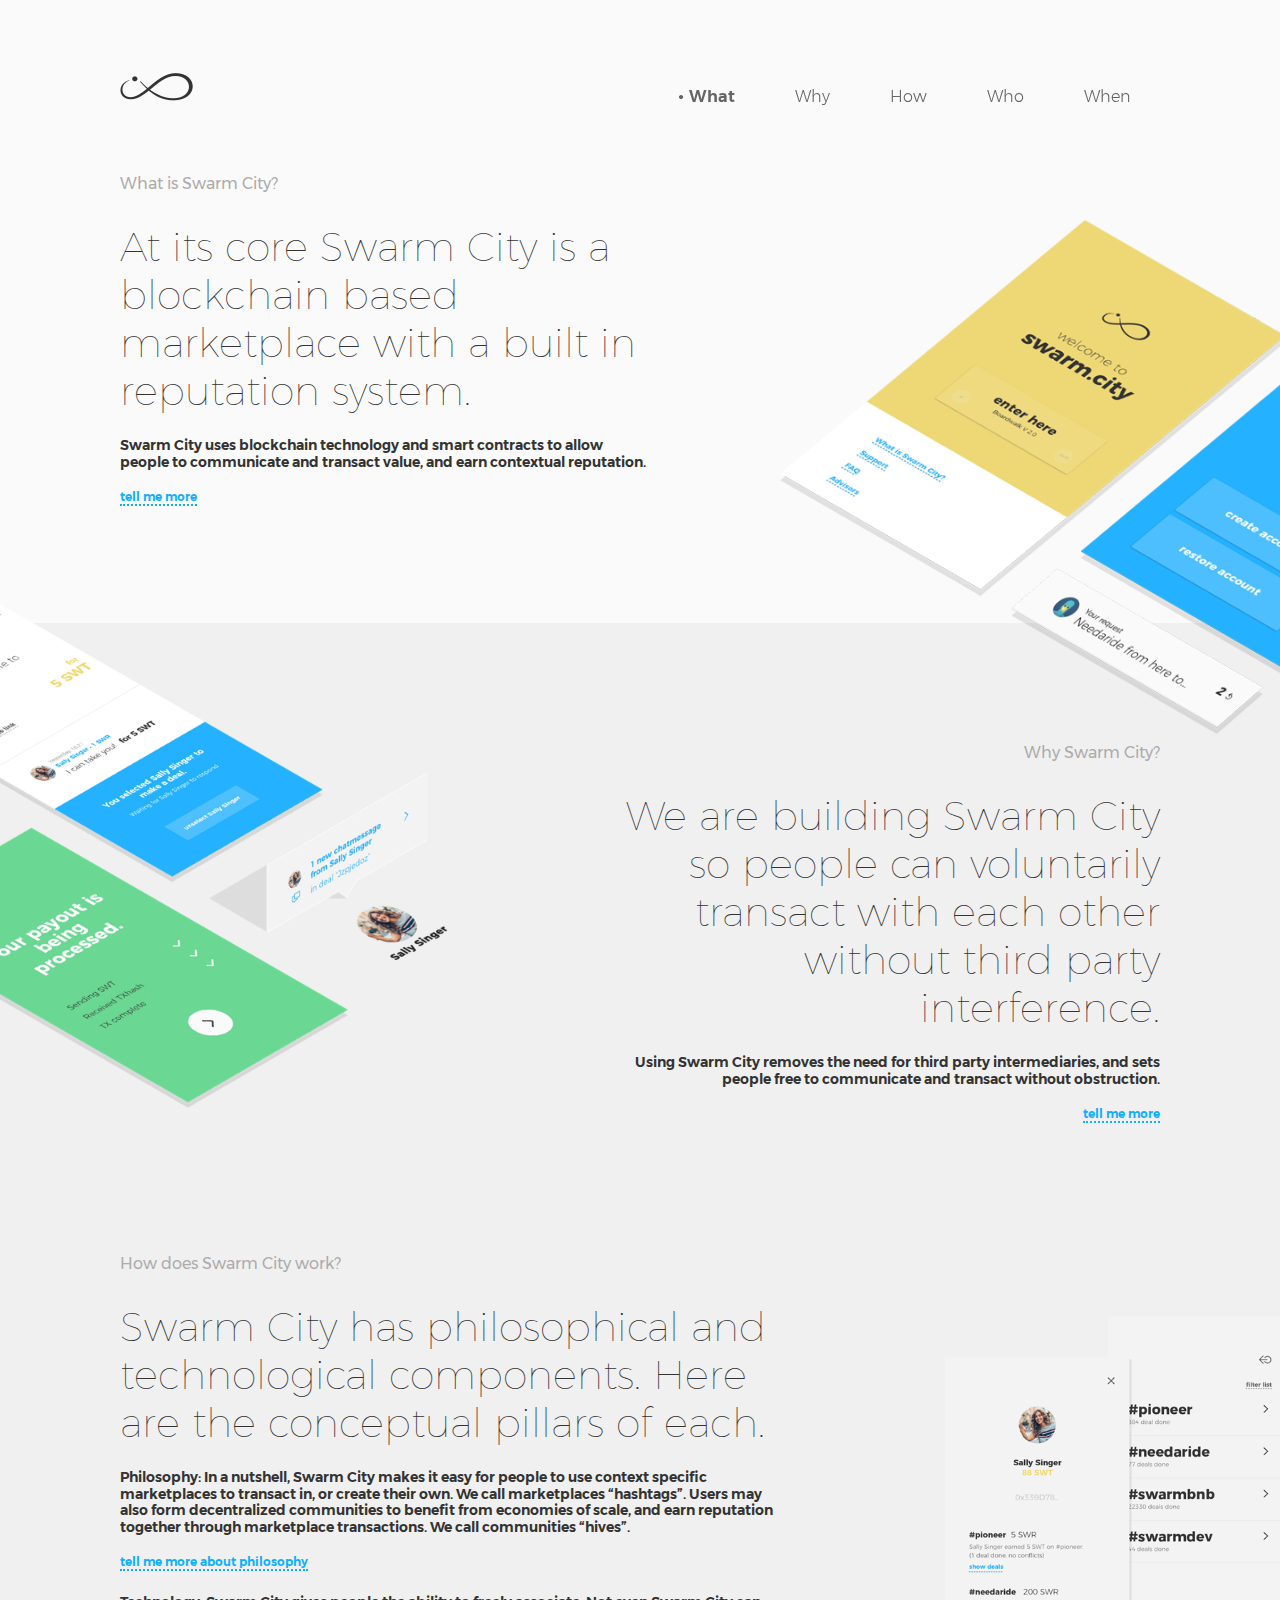
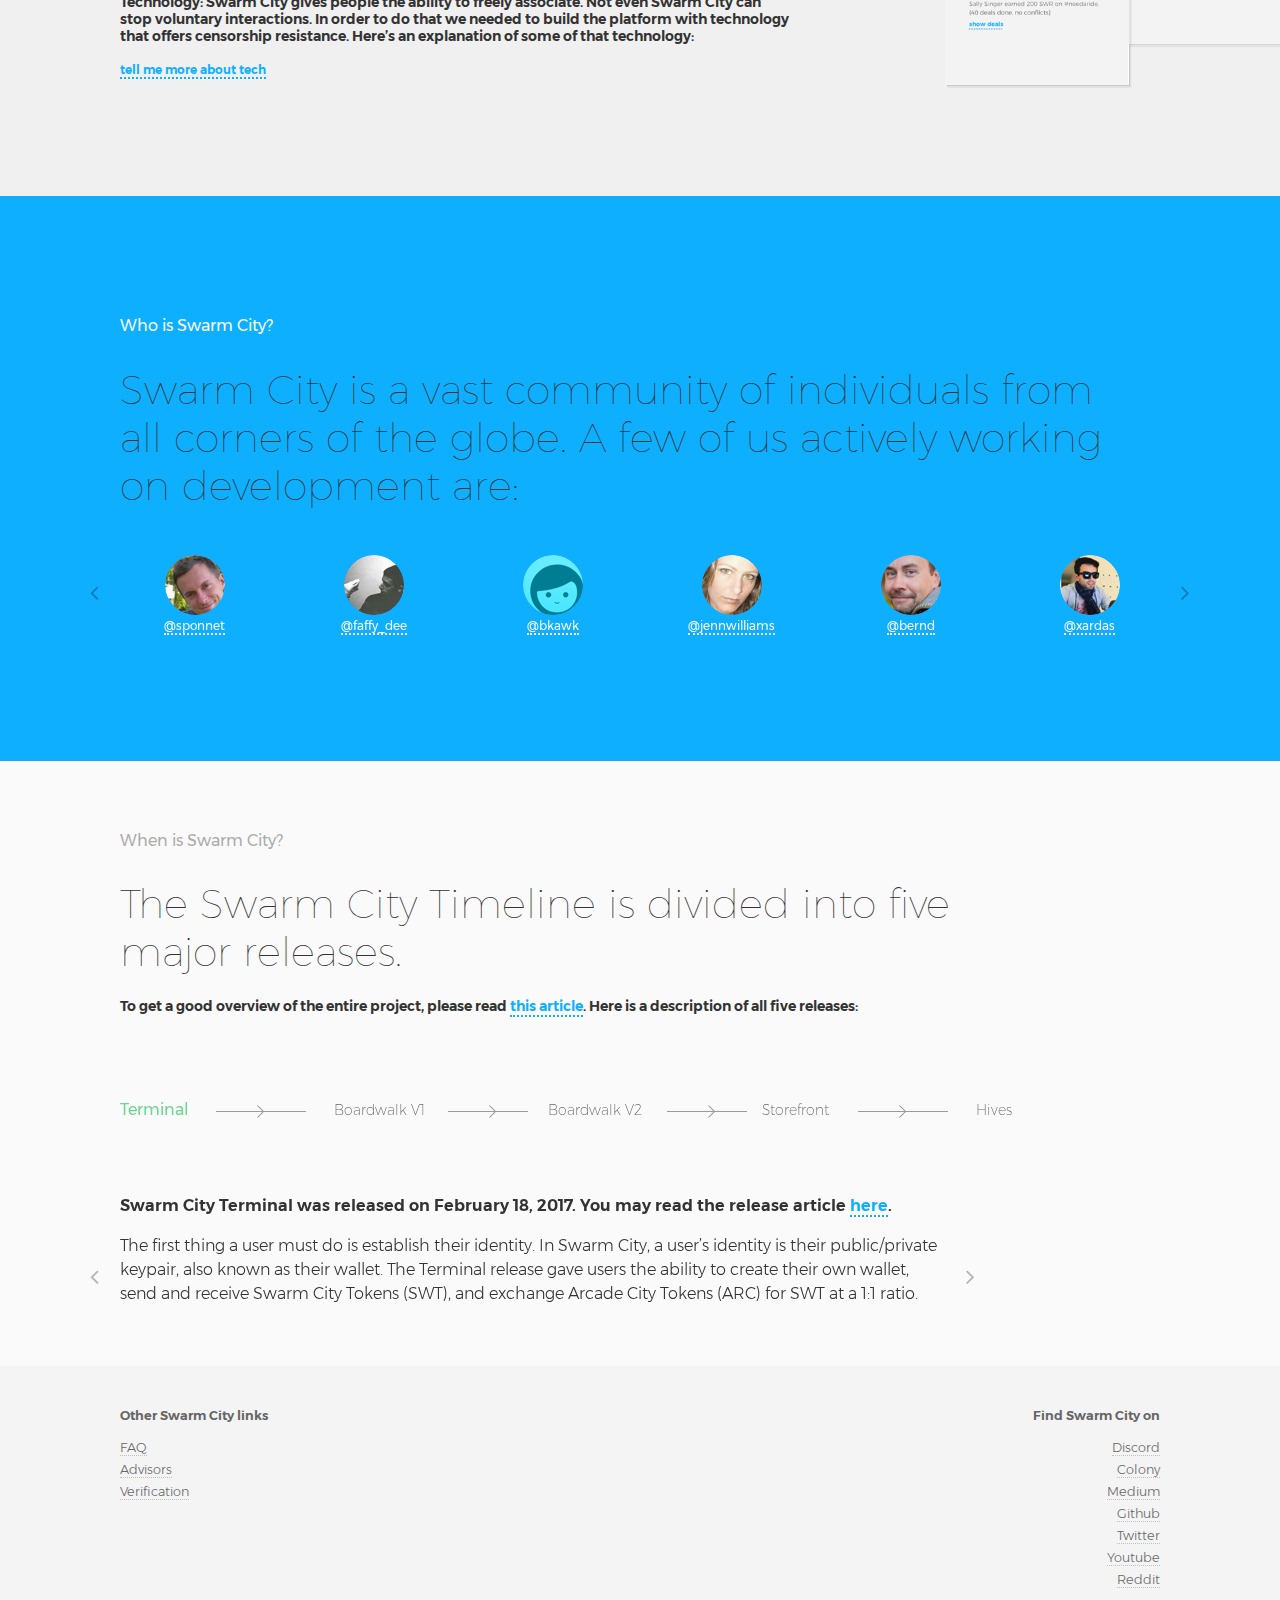
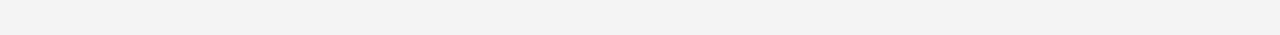
<file: index.html>
<!DOCTYPE html>
<html lang="en">
  <head>
    <title>Swarm City</title>

    <meta charset="utf-8" />
    <meta http-equiv="X-UA-Compatible" content="IE=edge" />
    <meta
      name="viewport"
      content="width=device-width,minimum-scale=1,initial-scale=1,user-scalable=yes"
    />
    <meta
      name="description"
      content="Swarm City is a decentralized commerce platform. Swarm City enables people to communicate and transact in a completely decentralized way - without anyone in the middle."
    />
    <meta name="theme-color" content="#ffffff" />

    <!-- From Favicon generator -->
    <link
      rel="apple-touch-icon"
      sizes="57x57"
      href="images/favicon/apple-icon-57x57.png"
    />
    <link
      rel="apple-touch-icon"
      sizes="60x60"
      href="images/favicon/apple-icon-60x60.png"
    />
    <link
      rel="apple-touch-icon"
      sizes="72x72"
      href="images/favicon/apple-icon-72x72.png"
    />
    <link
      rel="apple-touch-icon"
      sizes="76x76"
      href="images/favicon/apple-icon-76x76.png"
    />
    <link
      rel="apple-touch-icon"
      sizes="114x114"
      href="images/favicon/apple-icon-114x114.png"
    />
    <link
      rel="apple-touch-icon"
      sizes="120x120"
      href="images/favicon/apple-icon-120x120.png"
    />
    <link
      rel="apple-touch-icon"
      sizes="144x144"
      href="images/favicon/apple-icon-144x144.png"
    />
    <link
      rel="apple-touch-icon"
      sizes="152x152"
      href="images/favicon/apple-icon-152x152.png"
    />
    <link
      rel="apple-touch-icon"
      sizes="180x180"
      href="images/favicon/apple-icon-180x180.png"
    />
    <link
      rel="icon"
      type="image/png"
      sizes="192x192"
      href="images/favicon/android-icon-192x192.png"
    />
    <link
      rel="icon"
      type="image/png"
      sizes="32x32"
      href="images/favicon/favicon-32x32.png"
    />
    <link
      rel="icon"
      type="image/png"
      sizes="96x96"
      href="images/favicon/favicon-96x96.png"
    />
    <link
      rel="icon"
      type="image/png"
      sizes="16x16"
      href="images/favicon/favicon-16x16.png"
    />
    <link rel="manifest" href="/images/favicon/manifest.json" />
    <meta name="msapplication-TileColor" content="#ffffff" />
    <meta
      name="msapplication-TileImage"
      content="images/favicon/ms-icon-144x144.png"
    />
    <meta name="theme-color" content="#ffffff" />

    <link
      rel="shortcut icon"
      href="images/favicon/favicon-16x16.png"
      type="image/x-icon"
    />

    <title>This Is Swarm City</title>

    <link href="assets/bootstrap/css/bootstrap.min.css" rel="stylesheet" />
    <link href="assets/fontawesome/css/font-awesome.min.css" rel="stylesheet" />
    <link rel="stylesheet" type="text/css" href="assets/slick/slick.css" />
    <link href="style.css" rel="stylesheet" />
  </head>
  <body data-spy="scroll" data-target=".navbar" data-offset="170">
    <!--HEADER START-->

    <header id="header">
      <nav class="navbar fixed-top navbar-expand-lg navbar-light">
        <div class="container">
          <a class="navbar-brand" href="https://swarm.city/">
            <img class="float-left" src="images/img_header_logo.png" />
            <!-- <span>
              visit<br/>
              <span class="visit-link">swarm.city</span>
            </span> -->
          </a>
          <button
            class="navbar-toggler"
            type="button"
            data-toggle="collapse"
            data-target="#navbarSupportedContent"
            aria-controls="navbarSupportedContent"
            aria-expanded="false"
            aria-label="Toggle navigation"
          >
            <span class="navbar-toggler-icon"></span>
          </button>

          <div class="collapse navbar-collapse" id="navbarSupportedContent">
            <ul class="navbar-nav ml-auto">
              <li class="nav-item">
                <a class="nav-link" href="#question-what"
                  ><span class="navlink">What</span>
                  <span class="sr-only">(current)</span></a
                >
              </li>
              <li class="nav-item">
                <a class="nav-link" href="#question-why"
                  ><span class="navlink">Why</span></a
                >
              </li>
              <li class="nav-item">
                <a class="nav-link" href="#question-how"
                  ><span class="navlink">How</span></a
                >
              </li>
              <li class="nav-item">
                <a class="nav-link" href="#question-who"
                  ><span class="navlink">Who</span></a
                >
              </li>
              <li class="nav-item">
                <a class="nav-link" href="#question-when"
                  ><span class="navlink">When</span></a
                >
              </li>
            </ul>
          </div>
        </div>
      </nav>
    </header>

    <!--HEADER END-->

    <!--BODY START-->
    <div id="body-wrap">
      <!-- ===========================
              WHAT SECTION START
        =========================== -->

      <section id="section-what">
        <div class="section-spacer"></div>
        <div class="container">
          <div class="section-content">
            <h5 class="question" id="question-what">What is Swarm City?</h5>
            <h2 class="answer">
              At its core Swarm City is a blockchain based marketplace with a
              built in reputation system.
            </h2>
            <h4 class="subtext">
              Swarm City uses blockchain technology and smart contracts to allow
              people to communicate and transact value, and earn contextual
              reputation.
            </h4>
            <p>
              <a
                class="more more1"
                data-toggle="collapse"
                href="#what-answer"
                role="button"
                aria-expanded="false"
                aria-controls="what-answer"
                moretext="tell me more"
              >
                tell me more
              </a>
            </p>
            <div class="collapse" id="what-answer">
              <div class="card card-body">
                <p>
                  The blockchain provides transparency, so users can safely
                  interact with people they don’t know, while keeping their
                  private information to themselves. Smart contracts make sure
                  interactions go as planned, and generate marketplace specific
                  reputation for successful deals.
                </p>
                <p>Swarm City users can:</p>
                <ul>
                  <li>
                    buy and sell products and services in a decentralized way.
                  </li>
                  <li>
                    easily create and manage marketplaces for others to transact
                    in.
                  </li>
                  <li>
                    build communities of like-minded individuals to benefit from
                    economies of scale.
                  </li>
                  <li>
                    get rewarded for being a good actor by earning immutable
                    reputation.
                  </li>
                </ul>
              </div>
            </div>
          </div>
        </div>
      </section>
      <div id="img-what">
        <img src="images/img_section_whatis.png" />
      </div>

      <!-- ===========================
              WHY SECTION START
        =========================== -->
      <section id="section-why">
        <div class="section-spacer"></div>
        <div class="container why">
          <div class="section-content">
            <h5 class="question" id="question-why">Why Swarm City?</h5>
            <h2 class="answer">
              We are building Swarm City so people can voluntarily transact with
              each other without third party interference.
            </h2>
            <h4 class="subtext">
              Using Swarm City removes the need for
              <span>third party intermediaries</span>, and sets people free to
              communicate and transact without obstruction.
            </h4>
            <p>
              <a
                class="more more1"
                data-toggle="collapse"
                href="#why-answer"
                role="button"
                aria-expanded="false"
                aria-controls="why-answer"
                moretext="tell me more"
              >
                tell me more
              </a>
            </p>
            <div class="collapse" id="why-answer">
              <div class="card card-body">
                <p>
                  Every human interaction has potential for conflict, and the
                  less people know each other the more risk there is.
                </p>
                <p>
                  That’s why centralized
                  <span>third party intermediaries</span> like Amazon and Uber
                  were created, because it’s not possible to personally know
                  everyone you want to interact with.
                </p>
                <p>
                  These third parties vouch for the people using their
                  platforms, their reputation, so that users can transact
                  without knowing each other. If users trust the platform they
                  don’t have to trust each other.
                </p>
                <p>
                  The problem is, in order to do that they built complicated
                  infrastructures that end up costing users a lot of money. Uber
                  charges 30% or more! And on top of that, users have to provide
                  a ton of personal information. It’s only a matter of time
                  until they get hacked, so ultimately how can you trust third
                  parties with your identity?
                </p>
                <p>
                  Swarm City removes the need for
                  <span>third party intermediaries</span>, which brings down
                  transaction costs and restores user privacy.
                </p>
              </div>
            </div>
          </div>
        </div>
      </section>
      <div id="img-why">
        <img src="images/img_section_why.png" />
      </div>

      <!-- ===========================
              HOW SECTION START
        =========================== -->
      <section id="section-how">
        <div class="section-spacer"></div>
        <div class="container how">
          <div class="section-content">
            <h5 class="question" id="question-how">
              How does Swarm City work?
            </h5>
            <h2 class="answer">
              Swarm City has philosophical and technological components. Here
              are the conceptual pillars of each.
            </h2>
            <h4 class="subtext">
              Philosophy: In a nutshell, Swarm City makes it easy for people to
              use context specific marketplaces to transact in, or create their
              own. We call marketplaces “hashtags”. Users may also form
              decentralized communities to benefit from economies of scale, and
              earn reputation together through marketplace transactions. We call
              communities “hives”.
            </h4>
            <p>
              <a
                class="more more2"
                data-toggle="collapse"
                href="#how-answer1"
                role="button"
                aria-expanded="false"
                aria-controls="how-answer1"
                moretext="tell me more about philosophy"
              >
                tell me more about philosophy
              </a>
            </p>
            <div class="collapse" id="how-answer1">
              <div class="card card-body">
                <p class="mb-0"><span>Hashtags are marketplaces.</span></p>
                <p>
                  In the physical world people find goods and services in
                  physical marketplaces, like stores and shops. In Swarm City
                  people find goods and services in hashtags. Hashtags are
                  context specific marketplaces, for instance #needaride is a
                  rideshare context where riders can find drivers willing to get
                  them from one location to another. Or #contractor is where
                  homeowners can find plumbers and electricians to fix their
                  house. Users earn reputation by transacting in a hashtag.
                </p>

                <p>
                  Not only that, Swarm City users are free to open and run their
                  own marketplace by creating a hashtag. Just like a shop
                  proprietor, the hashtag creator is responsible for making
                  their marketplace an excellent place for business. They ensure
                  that buyers and sellers, and service seekers and providers
                  using their hashtag will have a great experience. They also
                  handle any dispute that may arise in their hashtag.
                </p>

                <p>
                  Go
                  <a
                    href="https://press.swarm.city/hashtags-revisited-694a7c9ff7a4"
                    target="_blank"
                    >here</a
                  >
                  to learn more about hashtags.
                </p>

                <p class="mb-0"><span>Hives are communities.</span></p>

                <p>
                  Hives are people who share values and resources Each person
                  has a unique combination of genetics and experience, and
                  because of this their skillsets vary. For this reason it
                  benefits humans to band together and form communities, to
                  leverage the combined abilities and resources of all members.
                  In Swarm City, these groups are called “hives”.
                </p>

                <p>
                  Hives are people who share values and resources, and work
                  together to provide services. For example, a group of aligned
                  rideshare drivers may form a hive, and that hive would provide
                  rides in a hashtag. Each driver would earn hive reputation for
                  every ride they provide as a hive member, and would give a
                  small percentage of their earnings to the hive’s shared
                  resource pool. Drivers benefit from organizing this way
                  because their hive reputation will give them influence on how
                  the resource pool will be spent; for example, pooled insurance
                  and marketing.
                </p>

                <p>
                  Go
                  <a
                    href="https://press.swarm.city/hives-f4845639eccf"
                    target="_blank"
                    >here</a
                  >
                  to learn more about hives.
                </p>

                <p class="mb-0">
                  <span>Reputation shows what a user values.</span>
                </p>
                <p>
                  Often in-person commerce is transparent because both parties
                  can see the goods and payment method that make up the deal.
                  But sometimes people transact without knowing each other,
                  either in person or online. In those situations people need
                  some way to establish trust, so they may have confidence that
                  the person they’re dealing with and the transaction itself is
                  above board.
                </p>

                <p>
                  In Swarm City users create contextual reputation by completing
                  transactions in a marketplace (hashtag). As an example, riders
                  and drivers who successfully complete a #needaride transaction
                  both get #needaride reputation. Users gain reputation in each
                  marketplace they transact, and that reputation is forever
                  associated with their profile. Their reputation gets affixed
                  to the blockchain, which means it’s permanent and absolute.
                </p>

                <p>
                  A user’s profile will show all the reputation they have
                  acquired in hashtags and hives, and because of this, gives
                  their transaction partners a general understanding of what
                  types of things they value, and what types of things they’ve
                  achieved competency in.
                </p>

                <p>
                  Go
                  <a
                    href="https://press.swarm.city/blockchain-reputation-promoting-good-actors-in-a-free-society-8f6117069cde"
                    target="_blank"
                    >here</a
                  >
                  to learn more about reputation.
                </p>
              </div>
            </div>

            <h4 class="subtext">
              Technology: Swarm City gives people the ability to freely
              associate. Not even Swarm City can stop voluntary interactions. In
              order to do that we needed to build the platform with technology
              that offers censorship resistance. Here’s an explanation of some
              of that technology:
            </h4>
            <p>
              <a
                class="more more3"
                data-toggle="collapse"
                href="#how-answer2"
                role="button"
                aria-expanded="false"
                aria-controls="how-answer2"
                moretext="tell me more about tech"
              >
                tell me more about tech
              </a>
            </p>
            <div class="collapse" id="how-answer2">
              <div class="card card-body">
                <p class="mb-0"><span>Ethereum</span></p>
                <p>
                  The Swarm City protocol is built using Ethereum. Ethereum is
                  an open source, blockchain based technology that enables
                  developers to create and deploy decentralized applications.
                  The core elements of Ethereum are a public ledger
                  (blockchain), and smart contracts.
                </p>

                <p>
                  Go
                  <a
                    href="https://www.youtube.com/watch?v=TDGq4aeevgY"
                    target="_blank"
                    >here</a
                  >
                  to learn more about Ethereum.
                </p>

                <p class="mb-0"><span>Blockchain</span></p>
                <p>
                  A blockchain is a distributed public ledger. It is a
                  continuously growing list of transactions which are
                  cryptographically linked. Blockchains are important because
                  they prove, with 100% certainty, that an exchange of value
                  happened.
                </p>

                <p>
                  Go
                  <a
                    href="https://www.youtube.com/watch?v=r43LhSUUGTQ"
                    target="_blank"
                    >here</a
                  >
                  to learn more about blockchains.
                </p>

                <p class="mb-0"><span>Smart Contracts</span></p>
                <p>
                  Smart contracts are programs that facilitate exchange on a
                  blockchain. When certain conditions are met, a smart contract
                  automatically executes, and because they run on a blockchain
                  they operate exactly as programmed without any possibility of
                  censorship or fraud.
                </p>

                <p>
                  Go
                  <a
                    href="https://www.youtube.com/watch?v=ZE2HxTmxfrI"
                    target="_blank"
                    >here</a
                  >
                  to learn more about smart contracts.
                </p>

                <p class="mb-0"><span>Token</span></p>
                <p>
                  Projects built on the Ethereum platform use their own token.
                  In Swarm City the Swarm City Token (SWT) is what we use to
                  bind our ecosystem together. By using our own token, the value
                  created in Swarm City gets reflected in the value of SWT.
                </p>
              </div>
            </div>

            <!-- <h2 class="answer">
                Swarm City lets people participate in commerce together. No third party required.
              </h2>
              <h4 class="subtext">
                Commerce happens when two or more people trade goods or services for other things of value, like cash or crypto. Commerce requires two things:
              </h4>
              <ol>
                <li>
                  The ability to communicate.
                </li>
                <li>
                  The ability to transact.
                </li>
              </ol>
              <p>
                This is how people communicate and transact in Swarm City, using rideshare as an example:
              </p>
              <p>
                <a class="more more1" data-toggle="collapse" href="#how-answer3" role="button" aria-expanded="false" aria-controls="how-answer3" moretext="tell me more">
                  tell me more
                </a>
              </p>
              <div class="collapse" id="how-answer3">
                <div class="card card-body">
                  <p><span>Step 1:</span> A rider makes a request for a ride. The request occurs in a rideshare marketplace called #needaride. Marketplaces are hashtags in Swarm City.</p>

                  <p>In order to create the deal in #needaride, the rider must agree to send funds into escrow. This ensures the rider will be a good actor.</p>

                  <p><span>Step 2:</span> A driver sees the request because she is searching #needaride for requests in her area. She agrees to the terms of the deal, and also puts funds into escrow. This ensures the driver will be a good actor.</p>

                  <p>If rider and driver need to interact with other, they use the chatbox included in the deal.</p>

                  <p><span>Step 3:</span> Once the ride is over and all is well, the rider agrees to release the escrowed funds to the driver. Both parties earn reputation in the #needaride marketplace. The more reputation they have in this marketplace, the more likely others will choose to do #needaride business with them in the future.</p>

                  <p>If for any reason there’s a dispute, it gets handled by the marketplace owner.</p>
                </div>
              </div>         -->
          </div>
        </div>
      </section>
      <div id="img-how">
        <img src="images/img_section_how.png" />
      </div>

      <!-- ===========================
              WHO SECTION START
        =========================== -->

      <section id="section-who">
        <div class="section-spacer"></div>
        <div class="container who">
          <div class="section-content">
            <h5 class="question" id="question-who">Who is Swarm City?</h5>
            <h2 class="answer">
              Swarm City is a vast community of individuals from all corners of
              the globe. A few of us actively working on development are:
            </h2>

            <!-- PEEPS HERE!! -->

            <div class="row slider-who">
              <div class="col-4">
                <div class="card">
                  <div class="card-block">
                    <img src="images/people/img_who_sponnet.png" />
                    <p class="card-title"><span>@sponnet</span></p>
                  </div>
                </div>
              </div>

              <div class="col-4">
                <div class="card">
                  <div class="card-block">
                    <img src="images/people/img_who_faffy.png" />
                    <p class="card-title"><span>@faffy_dee</span></p>
                  </div>
                </div>
              </div>
              <div class="col-4">
                <div class="card">
                  <div class="card-block">
                    <img src="images/people/img_who_will.png" />
                    <p class="card-title"><span>@bkawk</span></p>
                  </div>
                </div>
              </div>
              <div class="col-4">
                <div class="card">
                  <div class="card-block">
                    <img src="images/people/img_who_jenn.png" />
                    <p class="card-title"><span>@jennwilliams</span></p>
                  </div>
                </div>
              </div>
              <div class="col-4">
                <div class="card">
                  <div class="card-block">
                    <img src="images/people/img_who_bernd.png" />
                    <p class="card-title"><span>@bernd</span></p>
                  </div>
                </div>
              </div>
              <div class="col-4">
                <div class="card">
                  <div class="card-block">
                    <img src="images/people/img_who_xardas.png" />
                    <p class="card-title"><span>@xardas</span></p>
                  </div>
                </div>
              </div>
              <div class="col-4">
                <div class="card">
                  <div class="card-block">
                    <img src="images/people/img_who_matt.png" />
                    <p class="card-title"><span>@matthewcarano</span></p>
                  </div>
                </div>
              </div>
            </div>

            <!-- <a class="more btn btn-blue" data-toggle="collapse" href="https://slackinvite.swarm.city/" role="button" aria-expanded="false" aria-controls="slackRequests">
                request an invite for our Slack!
              </a> -->

            <!-- <a class="btn btn-blue" href="#slackRequests" role="button" aria-expanded="false" aria-controls="hslackRequests" >
                request an invite for our Slack!
              </a> -->

            <!-- <div class="collapse" id="slackRequests">
                <div class="card card-body">
                  <div id="form-messages"></div>
                  <form id="slackForm" method="post" action="mailer.php">
                    <div>
                      <label for="requestEmailAddress">What is your email address?</label>
                      <input type="email" class="form-control" name="requestEmailAddress" id="requestEmailAddress" placeholder="my@email.com"/ required>
                    </div>
                    <div>
                      <label for="voucherHandle">Please provide the handle of someone from our Slack channel who can vouch for you.</label>
                      <input type="text" class="form-control" name="voucherHandle" id="voucherHandle" placeholder="@myfriendshandle" required />
                    </div>
                    <div>
                      <button type="submit" class="more btn btn-blue" id="slackRequestSubmitBtn">send request</button>
                    </div>
                  </form>
                </div>
              </div> -->
          </div>
        </div>

        <!-- 
          <div class="documentary">
            <div class="container video">
              <div class="embed-responsive embed-responsive-16by9">
                <iframe class="embed-responsive-item" src="https://player.vimeo.com/video/239186512" allowfullscreen></iframe>
              </div>
            </div>
            <div class="container">
              <p>Are you a developer who wishes to help build Swarm City? Join Dev in Riot <a href="https://riot.im/app/#/room/#swarmcityproductiondev:matrix.org" target="_blank">here</a>.</p>
              <p>Won’t you join our open source community? Request a Slack invite <a href="https://slackinvite.swarm.city/" target="_blank">here</a>.</p>
            </div>
          </div> -->
      </section>

      <!-- ===========================
               WHEN SECTION START
        =========================== -->

      <section id="section-when">
        <div id="section-when-spacer"></div>
        <div class="container">
          <div class="section-content">
            <h5 class="question" id="question-when">When is Swarm City?</h5>
            <h2 class="answer">
              The Swarm City Timeline is divided into five major releases.
            </h2>
            <h4 class="subtext">
              To get a good overview of the entire project, please read
              <a
                href="https://press.swarm.city/unmistakably-swarm-city-9522606f88"
                target="_blank"
                class="more"
                >this article</a
              >. Here is a description of all five releases:
            </h4>

            <div class="row slider-when-nav">
              <div class="col">
                <p class="card-title ctt">Terminal</p>
              </div>
              <div class="col">
                <p class="card-title ctb1">Boardwalk V1</p>
              </div>
              <div class="col">
                <p class="card-title ctb2">Boardwalk V2</p>
              </div>
              <div class="col">
                <p class="card-title cts">Storefront</p>
              </div>
              <div class="col">
                <p class="card-title cth">Hives</p>
              </div>
            </div>

            <div class="row slider-when">
              <div class="col-4">
                <div class="card">
                  <div class="card-block">
                    <p class="card-title">Terminal</p>
                    <p>
                      <b
                        >Swarm City Terminal was released on February 18, 2017.
                        You may read the release article
                        <a
                          class="more"
                          href="https://press.swarm.city/launch-swarm-city-terminal-f32a8264d98f"
                          target="_blank"
                          >here</a
                        >.</b
                      >
                    </p>
                    <p>
                      The first thing a user must do is establish their
                      identity. In Swarm City, a user’s identity is their
                      public/private keypair, also known as their wallet. The
                      Terminal release gave users the ability to create their
                      own wallet, send and receive Swarm City Tokens (SWT), and
                      exchange Arcade City Tokens (ARC) for SWT at a 1:1 ratio.
                    </p>
                  </div>
                </div>
              </div>
              <div class="col-4">
                <div class="card">
                  <div class="card-block">
                    <p class="card-title">Boardwalk V1</p>
                    <p>
                      <b
                        >Boardwalk and the first marketplace called #pioneer was
                        released on June 15, 2017. You may read about Boardwalk
                        <a
                          class="more"
                          href="https://press.swarm.city/swarm-city-boardwalk-overview-9a362f19411f"
                          target="_blank"
                          >here</a
                        >.</b
                      >
                    </p>
                    <p>
                      Once a user has their identity, they may then interact
                      with other users. In Swarm City, users find each other and
                      transact in marketplaces on Boardwalk. Successful
                      transactions in Swarm City marketplaces generate context
                      specific reputation. Users may also create their own
                      marketplaces for people to transact in.
                    </p>
                  </div>
                </div>
              </div>
              <div class="col-4">
                <div class="card">
                  <div class="card-block">
                    <p class="card-title">Boardwalk V2</p>
                    <p>
                      <b
                        >You may read about V2
                        <a
                          class="more"
                          href="https://press.swarm.city/dev-progress-review-the-path-towards-boardwalk-2-0-6ce53adfd401"
                          target="_blank"
                          >here</a
                        >.</b
                      >
                    </p>
                    <p>
                      V1 proved decentralized commerce is possible using
                      Ethereum smart contracts and blockchain. It also served as
                      a learning tool for Swarm City devs, as they were able to
                      solicit and apply feedback. Boardwalk V2 is a refined
                      experience with new capabilities including: deal cancel,
                      conflict resolution, and marketplace creation.
                    </p>
                  </div>
                </div>
              </div>
              <div class="col-4">
                <div class="card">
                  <div class="card-block">
                    <p class="card-title">Storefront</p>
                    <p>
                      <b
                        >You may read about Storefront
                        <a
                          class="more"
                          href="https://press.swarm.city/storefront-15f4c2a28d6f"
                          target="_blank"
                          >here</a
                        >.</b
                      >
                    </p>
                    <p>
                      In Swarm City, a Storefront is a graphical user interface
                      (GUI) that makes it easier for users to interact in a
                      marketplace. Marketplace owners will choose a Storefront
                      that best fits the needs of their marketplace users. For
                      instance, a rideshare marketplace would benefit from an
                      interactive map, so the marketplace owner might choose a
                      Storefront that includes one.
                    </p>
                  </div>
                </div>
              </div>
              <div class="col-4">
                <div class="card">
                  <div class="card-block">
                    <p class="card-title">Hives</p>
                    <p>
                      <b
                        >You may read about Hives
                        <a
                          class="more"
                          href="https://press.swarm.city/hives-f4845639eccf"
                          target="_blank"
                          >here</a
                        >.</b
                      >
                    </p>
                    <p>
                      Hives are decentralized communities of individuals who
                      share values, and benefit from economies of scale. In
                      Swarm City, users will be able to create and join Hives,
                      decide on community governance, and share resources and
                      reputation.
                    </p>
                  </div>
                </div>
              </div>
            </div>
          </div>
        </div>
      </section>
    </div>
    <!--BODY END-->
    <!--FOOTER START-->
    <footer>
      <div class="container">
        <div class="row footer-bottom">
          <div class="col-sm-6">
            <p>Other Swarm City links</p>
            <div class="footerlinks">
              <!--                <p><a href="http://getactivein.swarm.city/" target="_blank">Participate</a></p>-->
              <p><a href="https://faq.swarm.city/">FAQ</a></p>
              <p>
                <a href="https://advisors.swarm.city/" target="_blank"
                  >Advisors</a
                >
              </p>
              <p>
                <a
                  href="https://etherscan.io/address/0xb22d1f1006aa02ee755e794d9c93dbec4b0bc8ae"
                  target="_blank"
                  >Verification</a
                >
              </p>
            </div>
          </div>
          <div class="col-sm-6 text-right">
            <p>Find Swarm City on</p>
            <div class="footerlinks fl1">
              <p>
                <a href="https://discord.gg/NvnmBmCavn" target="_blank"
                  >Discord</a
                >
              </p>
              <p>
                <a
                  href="https://xdai.colony.io/colony/swarmcity"
                  target="_blank"
                  >Colony</a
                >
              </p>
              <p>
                <a href="https://medium.com/swarm-city-times" target="_blank"
                  >Medium</a
                >
              </p>
              <p>
                <a href="https://github.com/swarmcity" target="_blank"
                  >Github</a
                >
              </p>
              <p>
                <a href="https://twitter.com/swarmcitydapp" target="_blank"
                  >Twitter</a
                >
              </p>
              <p>
                <a
                  href="https://www.youtube.com/channel/UCsHBWn_ytZ3xdMbTyYe5Ifg"
                  target="_blank"
                  >Youtube</a
                >
              </p>
              <p>
                <a href="https://www.reddit.com/r/SwarmCity/" target="_blank"
                  >Reddit</a
                >
              </p>
            </div>
          </div>
        </div>
      </div>
    </footer>
    <!--FOOTER END-->
    <script src="https://ajax.googleapis.com/ajax/libs/jquery/3.2.1/jquery.min.js"></script>
    <script src="assets/bootstrap/js/bootstrap.min.js"></script>
    <script type="text/javascript" src="assets/slick/slick.min.js"></script>
    <script src="scripts.js"></script>
  </body>
</html>
</file>
<file: style.css>
@font-face {
  font-family: "Montserrat-Thin";
  src: url(assets/fonts/Montserrat-Thin.ttf) format('truetype');
  font-weight: 100;
}
@font-face {
  font-family: "Montserrat-ExtraLight";
  src: url(assets/fonts/Montserrat-ExtraLight.ttf) format('truetype');
  font-weight: 200;
}
@font-face {
  font-family: "Montserrat-Light";
  src: url(assets/fonts/Montserrat-Light.ttf) format('truetype');
  font-weight: 300;
}
@font-face {
  font-family: "Montserrat-Regular";
  src: url(assets/fonts/Montserrat-Regular.ttf) format('truetype');
  font-weight: 400;
}
@font-face {
  font-family: "Montserrat-SemiBold";
  src: url(assets/fonts/Montserrat-SemiBold.ttf) format('truetype');
  font-weight: 600;
}
@font-face {
  font-family: "Montserrat-Bold";
  src: url(assets/fonts/Montserrat-Bold.ttf) format('truetype');
  font-weight: 700;
}

body {
	background-color: #FAFAFA;
  font-family: "Montserrat-Regular";
  color: #333333;
  font-size: 16px;
  position: relative;
}

#header {
  height: 128px;
}

#body-wrap {
  background-color: #fafafa;  
}

.container {
  padding-right: 50px;
  padding-left: 50px;
}

.navbar {
  padding: 55px 0 25px;
  background-color: rgba(250,250,250,0.9);
  }

.navbar-light .navbar-brand {
  color: #0FAFFF;
  font-size: 16px;
  padding: 0; 
  margin: 0;
  font-family: "Montserrat-ExtraLight";
  line-height: 0.9;
  text-align: left;
}

.navbar-light .navbar-brand span {
  margin-left: 15px;
}

.navbar-light .navbar-brand .visit-link {
  font-family: "Montserrat-SemiBold"; 
  border-bottom: 2px dotted #0FAFFF;
}

.navbar-light .navbar-brand:hover,
.navbar-light .navbar-brand:visited,
.navbar-light .navbar-brand:active,
.navbar-light .navbar-brand:link, 
.more:hover,
.more:visited,
.more:active,
.more:link {
  color: #0FAFFF;
  text-decoration: none;
}

.navbar-light .navbar-nav {
  padding-top: 20px;
}

.navbar-light .navbar-nav li a {
  text-align: right;
  padding: 10px 15px;
}

.navbar-light .navbar-nav li a:hover .navlink {
  border-bottom: 2px dotted #666666;
}

.navbar-light .navbar-nav .nav-link {
  color: #666666;
  font-family: "Montserrat-Light";
}

.navbar-light .navbar-nav .active>.nav-link,
.navbar-light .navbar-nav .nav-link.active,
.navbar-light .navbar-nav .nav-link.show,
.navbar-light .navbar-nav .show>.nav-link {
  color: #666666;
  font-family: "Montserrat-SemiBold";
}

.navbar-nav .nav-link.active:before {
  content:url('images/dot_4px.png');
}

.navbar-light .navbar-toggler {
  border: 0;
  background-color: transparent;
}

.navbar-light .navbar-toggler-icon {
  background-image: url("images/img_menu_icon.png");
  background-size: auto;
}

.navbar-expand-lg>.container, .navbar-expand-lg>.container-fluid {
  padding-right: 50px;
  padding-left: 50px;
}

section {
  padding: 80px 0;
}

section .card-body a {
  color: #0FAFFF;
  text-decoration: none;
  font-family: "Montserrat-SemiBold"; 
  border-bottom: 2px dotted #0FAFFF;
}

section .question {
  margin-bottom: 15px;
}

#section-what,
#section-when {
  padding: 0;
  background-color: #fafafa;
}

#section-why,
#section-how {
  background-color: #f0f0f0;
}

#section-why {
  padding-top: 50px;
  border-top: 50px solid #fafafa;
  padding-bottom: 150px;
  text-align: right;
}

#section-why .section-spacer {
  height: 50px;
  background-color: #f0f0f0;
}

#section-how {
  padding-top: 290px;
}

#section-what {
  padding: 0 0 180px;
}

#section-what .card-body p:nth-child(2) {
  margin-bottom: 0;
}

.card-body ul,
.card-body ol {
  padding-left: 20px;
}

/* .card-body {
  font-style: italic;
} */

#section-why .subtext span,
.card-body span {
  font-family: "Montserrat-SemiBold";
}

.mb-0 {
  margin-bottom: 0;
}

#section-how {
  margin-top: 0;
  padding-top: 160px;
  padding-bottom: 290px;
}

#section-who {
  padding-top: 100px;
  padding-bottom: 0px;
  background-color: #0FAFFF;
  border-top: 50px solid #f0f0f0;
}

#section-when {
  padding-top: 50px;
}

#section-who .question {
  color: #fafafa;
}

#section-who a:hover,
#section-who a:visited,
#section-who a:active,
#section-who a:link {
  color: #fafafa;
  text-decoration: none;
  font-family: "Montserrat-SemiBold"; 
  font-size: 12px;
}

#section-when {
  border-top: 50px solid #0FAFFF;
}

.btn-blue { 
  border: none !important;
  padding: 15px 32px;
  background-color: rgba(250,250,250,0.2);
  -webkit-box-shadow: 0px 1px 2px -1px rgba(0, 0, 0, 0.5);
  -moz-box-shadow: 0px 1px 2px -1px rgba(0, 0, 0, 0.5);
  -o-box-shadow: 0px 1px 2px -1px rgba(0, 0, 0, 0.5);
  box-shadow: 0px 1px 2px -1px rgba(0, 0, 0, 0.5);
  margin-bottom: 50px;
}

section .section-content {
  font-size: 14px;
}

section#section-what .section-content {
  max-width: 530px;
}

section#section-why .section-content {
  max-width: 380px;
  margin-left: auto;
}

section#section-who .answer {
  max-width: 990px;
}

section#section-when {
  position: relative;
}

section #section-when-spacer {
  position: absolute;
  top: -100px;
  height: 20px;
  width: 100%;
}

section#section-when .answer,
section#section-when .subtext,
section#section-when .card {
  max-width: 855px;
}

section h5.question {
  color: #acacac;
  font-family: "Montserrat-Regular";
  font-size: 12px;
  padding-top: 20px;
}

section h2.answer {
  font-size: 30px;
  font-family: "Montserrat-Thin";
  font-weight: 200;
  margin-bottom: 0;
}

section h2.answer:not(:first-child) {
  margin-top: 30px;
}

section h4.subtext {
  font-family: "Montserrat-SemiBold";
  font-size: 14px;
  margin: 22px 0 15px;
}

.card,
.card-header,
.card-body {
  background-color: transparent;
  border: none;
  padding: 0;
}

.section-content {
  position: relative;
  z-index: 500;  
}

#img-what,
#img-why,
#img-how {
  position: relative;
  z-index: 100;
}

#img-what img,
#img-why img {
  max-width: 280px;
  position: absolute;  
}

#img-what img {
  right: 0;
  left: auto;
  bottom: -110px;
}

#img-why img {
  left: 0;
  right: auto;
  bottom: -120px;
}

#img-how img {
  position: absolute;
  max-width: 335px;
  right: 0;
  left: auto;
  top: -275px;
}

.more {
  color: #0FAFFF;
  font-size: 12px;
  border-bottom: 2px dotted #0FAFFF;
  font-family: "Montserrat-SemiBold";
}

.section-content .card-body {
  color: #333333;
  font-size: 14px;
}

.container.who {
  padding-bottom: 30px;
}

.slider-when-nav {
  display: none;
}

.slider-who {
  padding: 45px 0;
}

.slider-who .card-block {
  text-align: center;
}

.slider-who .card-title {
  margin-bottom: 0;
}

.slider-who .card-title span {
  font-size: 12px;
  border-bottom: 2px dotted #fafafa;
  color: #fafafa;
}

.slider-who .slick-slide img {
  display: inline-block;
}

.slider-when {
  padding-bottom: 20px;
  max-width: 855px;
}

.slider-when-nav {
  padding: 70px 0 60px;
}

.slider-when .card-title,
.slider-when-nav .slick-current .card-title {
  font-size: 22px;
  color: #6AD792;
  font-family: "Montserrat-SemiBold";
}

.slider-when a {
  font-size: 14px;
}

.slick-prev,
.slick-next {
  font-size: 24px;
  color: rgba(0,0,0,0.3);
  position: absolute; 
  top: 70px;
  cursor: pointer;
}

.slick-prev:hover,
.slick-next:hover {
  color: rgba(0,0,0,0.5);
}

.slick-prev {
  left: -15px;
}

.slick-next {
  right: -15px;
}

.slider-top .card-block {
  text-align: center;
}

form#slackForm {
  font-size: 16px;
  font-family: "Montserrat-Light";
  margin-bottom: 50px;
}

form#slackForm .form-control {
  margin-bottom: 15px;
  max-width: 300px;
  border-right: 0;
  box-shadow: none;
}

form#slackForm button.btn-blue {
  color: #fafafa;
  margin-top: 10px;
  margin-bottom: 0;
}

.documentary {
  font-size: 16px;
  font-family: "Montserrat-Light";
}

.documentary > .container p:last-child {
  margin-bottom: 0;
}

.documentary .video {
  margin-bottom: 50px;
  padding: 0; 
}

.documentary span {
 font-family: "Montserrat-SemiBold"; 
}

#section-who .documentary a {
  color: #333333;
  font-size: 16px;
  border-bottom: 2px dotted #000000;
}

#section-when a.more {
  font-size: 14px;
}

footer {
  padding: 40px 0;
}

footer, 
footer .footerlinks a,
footer .footerlinks a:hover {
  background-color: #f4f4f4;
  color: #666666;  
  font-size: 0.8rem;
  font-family: "Montserrat-Light";
}

footer .footer-top {
  margin-bottom: 40px;
  padding-bottom: 40px;
  border-bottom: 2px dotted rgba(0,0,0,0.05);
}

footer .footer-top .btn-dark {
  background-color: #eee; 
  color: #666; 
  border: none;
  font-family: "Montserrat-SemiBold" !important;
  font-size: 1rem !important;
  -webkit-box-shadow: 0px 1px 2px -1px rgba(0, 0, 0, 0.5);
  -moz-box-shadow: 0px 1px 2px -1px rgba(0, 0, 0, 0.5);
  -o-box-shadow: 0px 1px 2px -1px rgba(0, 0, 0, 0.5);
  box-shadow: 0px 1px 2px -1px rgba(0, 0, 0, 0.5);
  padding: 32px 32px 30px;
}

footer .footer-top .btn-dark img {
  max-width: 30px;
  height: auto;
  margin-right: 14px;
}

footer div:not(.footerlinks) > p {
  font-family: "Montserrat-SemiBold";
}

.col-sm-6.text-right > p {
  text-align: left;
}

footer .footerlinks p, 
footer .footerlinks a {
  text-align: left;
  line-height: 14px;
  margin: 8px 0;
}

footer .footerlinks a {
  border-bottom: 1px dotted #bfbfbf;
  margin: 4px 0;
}

footer .footer-bottom div:first-child {
  padding-bottom: 36px;
}

/*Small devices (landscape phones, 576px and up)*/
@media (min-width: 576px) {
  #section-why {
    padding-bottom: 100px;
  }
  .documentary .video {
    padding: 0 50px; 
  }
  footer .footerlinks.fl1 p, 
  footer .footerlinks.fl1 a,
  .col-sm-6.text-right > p {
    text-align: right;
  }
}

@media (min-width: 715px) {
  #img-what img {
    max-width: 40%;
  }
  #img-why img {
    max-width: 40%;
  }
  #section-why {
    padding-bottom: 70px;
  }
}

/*Medium devices (tablets, 768px and up)*/
@media (min-width: 768px) {
  #section-what {
    padding-bottom: 150px;
  }
  #img-why img {
    bottom: auto;
    top: -465px;
  }
  section#section-why .section-content > p {
    margin-bottom: 0;
  }
  #section-why {
    padding-bottom: 0;
  }
  #section-how {
    padding-top: 110px;
  }
  .navbar-light .nav-item a.nav-link {
    padding: 10px 30px;
  } 
}

/*Large devices (desktops, 992px and up)*/
@media (min-width: 992px) {
  #header {
    height: 154px;
  }
  #section-what {
    padding-bottom: 50px;
  }
  #img-what img {
    bottom: -130px;
  }
  section h2.answer {
    font-size: 40px;
  }
  section h5.question,
  section h5.subtext {
    font-size: 16px;
  }
  #img-why img {
    max-width: 35%;
    top: -520px;
  }
  section#section-why .section-content {
    max-width: 540px;
  }
  #section-how {
    padding-bottom: 80px;
  }
  section#section-how .section-content {
    max-width: 550px;
  }
  
}

@media (min-width: 1200px) {
  #img-what img {
    bottom: auto;
    top: -355px;
    max-width: 500px;
  }
  #img-why img {
    max-width: 35%;
  }
  #img-how img {
    top: -430px;
  }
  #section-how {
    padding-bottom: 50px;
  }
  section#section-how .section-content {
    max-width: 670px;
  }
  .slider-when-nav {
    display: block;
  }
  .slider-when-nav .card-title {
    background-image: url("images/img_when_arrows_90px.png");
    background-repeat: no-repeat;
    background-position-y: 5px;
    background-position-x: calc(100% - 13px);
  }
  .slider-when-nav .card-title.ctb1 {
    background-position-x: calc(100% + 10px);
    margin-right: 5px;
  }
  .slider-when-nav .card-title.ctb2 {
    background-position-x: calc(100% + 10px);
  }
  .slider-when-nav .card-title.cth {
    background-image: none;
    
  }
  .slider-when-nav .slick-current .card-title  {
    font-size: 16px;
    margin-top: -2px;
    font-family: "Montserrat-Regular";  
    background-position-y: 7px;  
  }
  .slider-when-nav .col {
    padding-right: 0;
  }
  .slider-when-nav .slick-slide:not(.slick-current) .card-title {
    color: #666666;
    font-family: "Montserrat-ExtraLight";
  }
  .slider-when .card-title {
    display: none;
  }
  .slider-when .card-block > p {
    font-size: 16px;
    font-family: "Montserrat-Light";
  }
  #section-when .slider-when a.more {
    font-size: 16px;
  }
  .slider-when .card-block > p b {
    font-family: "Montserrat-SemiBold";
  }
}
</file>
